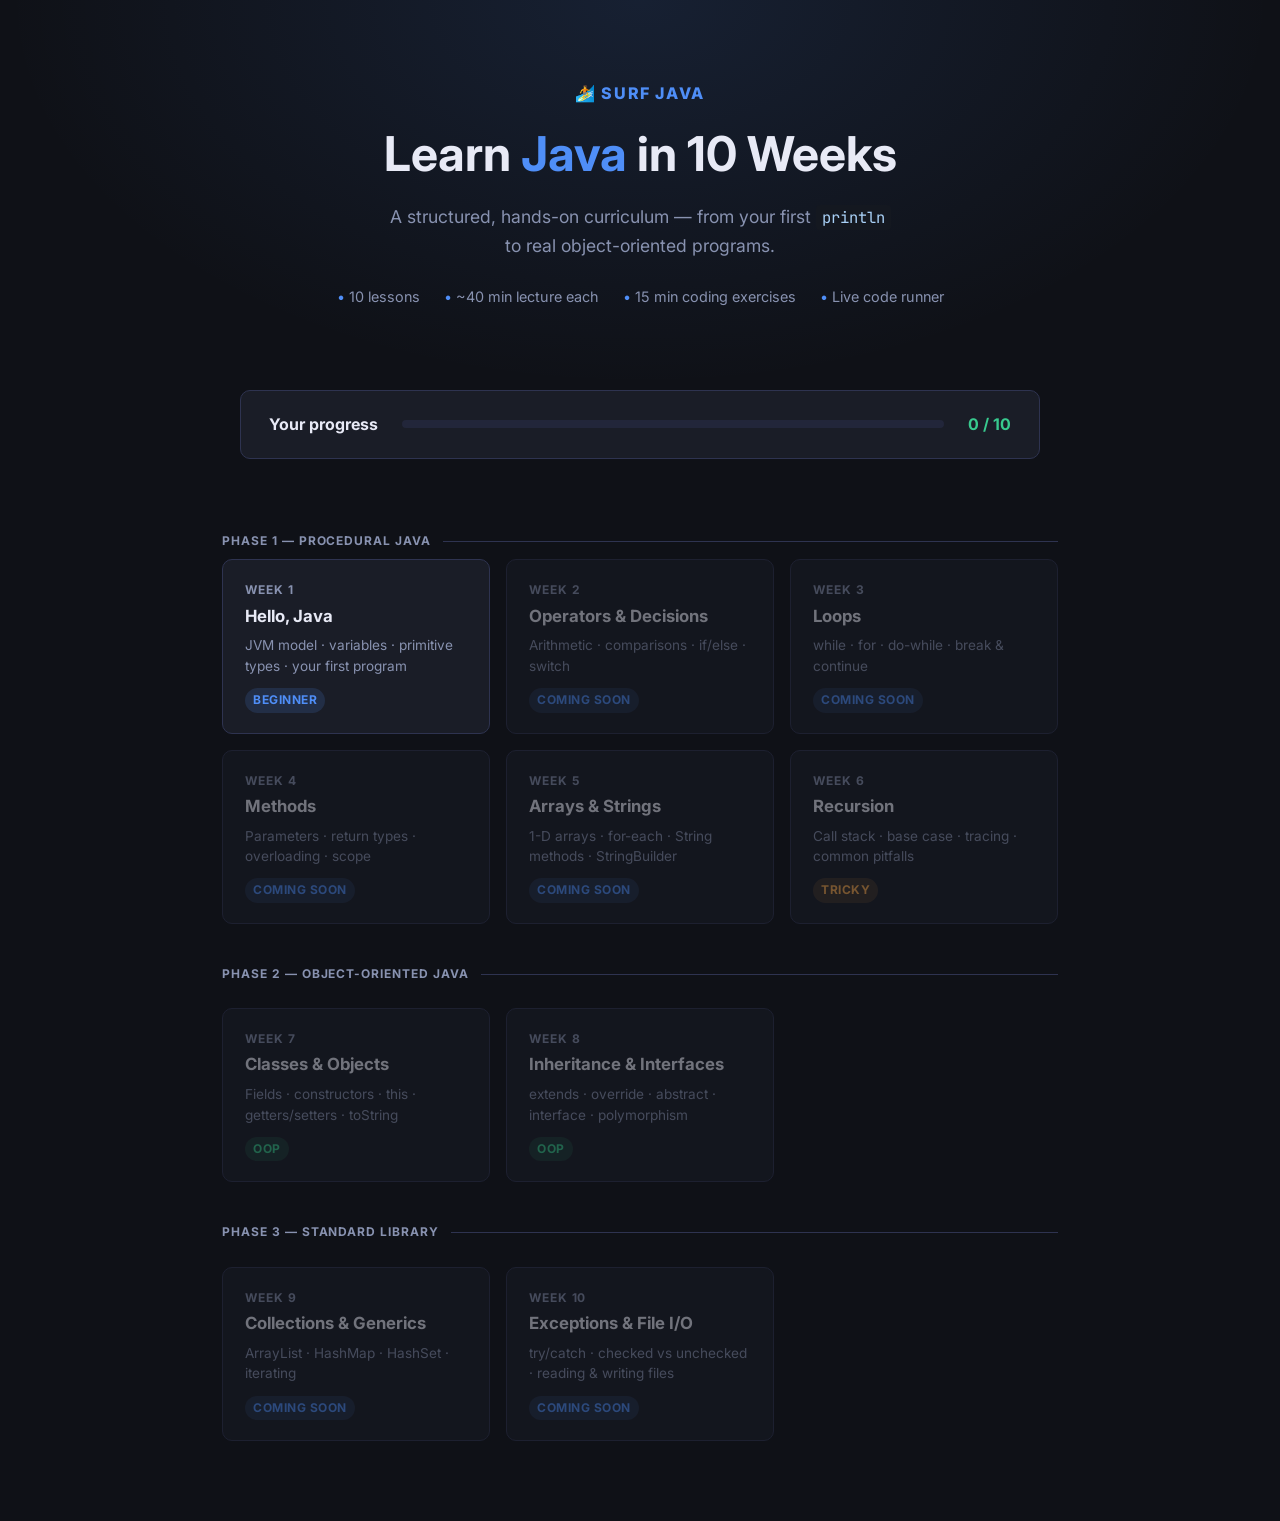
<file: index.html>
<!DOCTYPE html>
<html lang="en">
<head>
  <meta charset="UTF-8" />
  <meta name="viewport" content="width=device-width, initial-scale=1.0" />
  <title>Surf Java — Learn Java in 10 Weeks</title>
  <link rel="preconnect" href="https://fonts.googleapis.com" />
  <link rel="preconnect" href="https://fonts.gstatic.com" crossorigin />
  <link href="https://fonts.googleapis.com/css2?family=Inter:wght@400;600;700;800&family=JetBrains+Mono:wght@400;600&display=swap" rel="stylesheet" />
  <link rel="stylesheet" href="styles/base.css" />
  <style>
    /* ── Hero ── */
    .hero {
      text-align: center;
      padding: 5rem 2rem 3rem;
      background: radial-gradient(ellipse at 50% 0%, rgba(79,142,247,0.12) 0%, transparent 70%);
    }
    .hero .logo {
      font-size: 1rem;
      font-weight: 800;
      color: var(--accent);
      letter-spacing: 0.1em;
      text-transform: uppercase;
      margin-bottom: 1rem;
    }
    .hero h1 { font-size: 3rem; margin-bottom: 1rem; }
    .hero h1 span { color: var(--accent); }
    .hero p {
      color: var(--text-muted);
      font-size: 1.1rem;
      max-width: 520px;
      margin: 0 auto 1.5rem;
    }
    .hero-meta {
      display: flex;
      gap: 1.5rem;
      justify-content: center;
      flex-wrap: wrap;
      font-size: 0.9rem;
      color: var(--text-muted);
      margin-bottom: 2rem;
    }
    .hero-meta span::before {
      content: '• ';
      color: var(--accent);
    }

    /* ── Progress banner ── */
    .progress-banner {
      max-width: 800px;
      margin: 0 auto 3rem;
      background: var(--surface);
      border: 1px solid var(--border);
      border-radius: var(--radius);
      padding: 1.25rem 1.75rem;
      display: flex;
      align-items: center;
      gap: 1.5rem;
    }
    .progress-banner .progress-label { font-weight: 700; white-space: nowrap; }
    .progress-track {
      flex: 1;
      height: 8px;
      background: var(--surface2);
      border-radius: 4px;
      overflow: hidden;
    }
    .progress-fill {
      height: 100%;
      background: var(--accent2);
      border-radius: 4px;
      transition: width 0.4s ease;
    }
    .progress-pct { font-weight: 700; color: var(--accent2); white-space: nowrap; }

    /* ── Curriculum grid ── */
    .curriculum {
      max-width: 900px;
      margin: 0 auto;
      padding: 0 2rem 5rem;
    }
    .curriculum h2 {
      font-size: 1.4rem;
      margin-bottom: 1.5rem;
    }
    .week-grid {
      display: grid;
      grid-template-columns: repeat(auto-fill, minmax(260px, 1fr));
      gap: 1rem;
    }
    .week-card {
      background: var(--surface);
      border: 1px solid var(--border);
      border-radius: var(--radius);
      padding: 1.25rem 1.4rem;
      text-decoration: none;
      color: var(--text);
      transition: border-color 0.2s, transform 0.15s;
      display: block;
      position: relative;
      overflow: hidden;
    }
    .week-card:hover {
      border-color: var(--accent);
      transform: translateY(-2px);
      text-decoration: none;
    }
    .week-card.done { border-color: var(--accent2); }
    .week-card.done::after {
      content: '✓';
      position: absolute;
      top: 0.9rem; right: 1rem;
      color: var(--accent2);
      font-weight: 800;
      font-size: 1rem;
    }
    .week-card .week-num {
      font-size: 0.75rem;
      font-weight: 700;
      color: var(--text-muted);
      text-transform: uppercase;
      letter-spacing: 0.07em;
      margin-bottom: 0.3rem;
    }
    .week-card h3 { font-size: 1.05rem; margin-bottom: 0.5rem; }
    .week-card .topics {
      font-size: 0.85rem;
      color: var(--text-muted);
      line-height: 1.5;
    }
    .week-card .card-tags {
      margin-top: 0.75rem;
      display: flex;
      gap: 0.4rem;
      flex-wrap: wrap;
    }
    .coming-soon {
      opacity: 0.45;
      cursor: default;
    }
    .coming-soon:hover {
      border-color: var(--border);
      transform: none;
    }

    /* ── Phase labels ── */
    .phase-label {
      font-size: 0.75rem;
      font-weight: 700;
      letter-spacing: 0.08em;
      text-transform: uppercase;
      color: var(--text-muted);
      padding: 1.5rem 0 0.5rem;
      display: flex;
      align-items: center;
      gap: 0.75rem;
    }
    .phase-label::after {
      content: '';
      flex: 1;
      height: 1px;
      background: var(--border);
    }
  </style>
</head>
<body>

<header class="hero">
  <div class="logo">🏄 Surf Java</div>
  <h1>Learn <span>Java</span> in 10 Weeks</h1>
  <p>A structured, hands-on curriculum — from your first <code>println</code> to real object-oriented programs.</p>
  <div class="hero-meta">
    <span>10 lessons</span>
    <span>~40 min lecture each</span>
    <span>15 min coding exercises</span>
    <span>Live code runner</span>
  </div>
</header>

<div class="curriculum">

  <div class="progress-banner" id="progress-banner">
    <span class="progress-label">Your progress</span>
    <div class="progress-track"><div class="progress-fill" id="progress-fill" style="width:0%"></div></div>
    <span class="progress-pct" id="progress-pct">0 / 10</span>
  </div>

  <!-- Phase 1 -->
  <p class="phase-label">Phase 1 — Procedural Java</p>
  <div class="week-grid" id="week-grid">

    <a class="week-card" href="lessons/week01.html" data-week="1">
      <div class="week-num">Week 1</div>
      <h3>Hello, Java</h3>
      <p class="topics">JVM model · variables · primitive types · your first program</p>
      <div class="card-tags"><span class="tag tag-blue">Beginner</span></div>
    </a>

    <a class="week-card coming-soon" href="#" data-week="2">
      <div class="week-num">Week 2</div>
      <h3>Operators &amp; Decisions</h3>
      <p class="topics">Arithmetic · comparisons · if/else · switch</p>
      <div class="card-tags"><span class="tag tag-blue">Coming soon</span></div>
    </a>

    <a class="week-card coming-soon" href="#" data-week="3">
      <div class="week-num">Week 3</div>
      <h3>Loops</h3>
      <p class="topics">while · for · do-while · break &amp; continue</p>
      <div class="card-tags"><span class="tag tag-blue">Coming soon</span></div>
    </a>

    <a class="week-card coming-soon" href="#" data-week="4">
      <div class="week-num">Week 4</div>
      <h3>Methods</h3>
      <p class="topics">Parameters · return types · overloading · scope</p>
      <div class="card-tags"><span class="tag tag-blue">Coming soon</span></div>
    </a>

    <a class="week-card coming-soon" href="#" data-week="5">
      <div class="week-num">Week 5</div>
      <h3>Arrays &amp; Strings</h3>
      <p class="topics">1-D arrays · for-each · String methods · StringBuilder</p>
      <div class="card-tags"><span class="tag tag-blue">Coming soon</span></div>
    </a>

    <a class="week-card coming-soon" href="#" data-week="6">
      <div class="week-num">Week 6</div>
      <h3>Recursion</h3>
      <p class="topics">Call stack · base case · tracing · common pitfalls</p>
      <div class="card-tags"><span class="tag tag-warn">Tricky</span></div>
    </a>

    <!-- Phase 2 -->
    <p class="phase-label" style="grid-column:1/-1">Phase 2 — Object-Oriented Java</p>

    <a class="week-card coming-soon" href="#" data-week="7">
      <div class="week-num">Week 7</div>
      <h3>Classes &amp; Objects</h3>
      <p class="topics">Fields · constructors · this · getters/setters · toString</p>
      <div class="card-tags"><span class="tag tag-green">OOP</span></div>
    </a>

    <a class="week-card coming-soon" href="#" data-week="8">
      <div class="week-num">Week 8</div>
      <h3>Inheritance &amp; Interfaces</h3>
      <p class="topics">extends · override · abstract · interface · polymorphism</p>
      <div class="card-tags"><span class="tag tag-green">OOP</span></div>
    </a>

    <!-- Phase 3 -->
    <p class="phase-label" style="grid-column:1/-1">Phase 3 — Standard Library</p>

    <a class="week-card coming-soon" href="#" data-week="9">
      <div class="week-num">Week 9</div>
      <h3>Collections &amp; Generics</h3>
      <p class="topics">ArrayList · HashMap · HashSet · iterating</p>
      <div class="card-tags"><span class="tag tag-blue">Coming soon</span></div>
    </a>

    <a class="week-card coming-soon" href="#" data-week="10">
      <div class="week-num">Week 10</div>
      <h3>Exceptions &amp; File I/O</h3>
      <p class="topics">try/catch · checked vs unchecked · reading &amp; writing files</p>
      <div class="card-tags"><span class="tag tag-blue">Coming soon</span></div>
    </a>

  </div>
</div>

<script src="scripts/progress.js"></script>
<script>
  const p = getProgress();
  const done = Object.values(p).filter(Boolean).length;
  document.getElementById('progress-fill').style.width = (done / 10 * 100) + '%';
  document.getElementById('progress-pct').textContent = `${done} / 10`;
  document.querySelectorAll('.week-card[data-week]').forEach(card => {
    if (p[card.dataset.week]) card.classList.add('done');
  });
</script>
</body>
</html>
</file>
<file: styles/base.css>
:root {
  --bg: #0f1117;
  --surface: #1a1d27;
  --surface2: #22263a;
  --border: #2e3350;
  --accent: #4f8ef7;
  --accent2: #38c98e;
  --warn: #f7a94f;
  --danger: #f76f6f;
  --text: #e8eaf6;
  --text-muted: #8892b0;
  --code-bg: #141820;
  --font-sans: 'Inter', system-ui, sans-serif;
  --font-mono: 'JetBrains Mono', 'Fira Code', monospace;
  --radius: 10px;
  --radius-sm: 6px;
}

*, *::before, *::after { box-sizing: border-box; margin: 0; padding: 0; }

html { font-size: 16px; scroll-behavior: smooth; }

body {
  background: var(--bg);
  color: var(--text);
  font-family: var(--font-sans);
  line-height: 1.7;
  min-height: 100vh;
}

a { color: var(--accent); text-decoration: none; }
a:hover { text-decoration: underline; }

h1, h2, h3, h4 { line-height: 1.3; font-weight: 700; }

code {
  font-family: var(--font-mono);
  background: var(--code-bg);
  padding: 2px 6px;
  border-radius: 4px;
  font-size: 0.88em;
  color: #a9d1f7;
}

pre {
  font-family: var(--font-mono);
  background: var(--code-bg);
  border: 1px solid var(--border);
  border-radius: var(--radius-sm);
  padding: 1rem 1.25rem;
  overflow-x: auto;
  font-size: 0.9rem;
  line-height: 1.6;
}

pre code {
  background: none;
  padding: 0;
  font-size: inherit;
  color: inherit;
}

button {
  font-family: var(--font-sans);
  cursor: pointer;
  border: none;
  border-radius: var(--radius-sm);
  font-size: 0.9rem;
  font-weight: 600;
  transition: opacity 0.15s, transform 0.1s;
}
button:hover { opacity: 0.85; }
button:active { transform: scale(0.97); }

.btn-primary {
  background: var(--accent);
  color: #fff;
  padding: 0.5rem 1.1rem;
}
.btn-secondary {
  background: var(--surface2);
  color: var(--text);
  border: 1px solid var(--border);
  padding: 0.5rem 1.1rem;
}
.btn-success {
  background: var(--accent2);
  color: #0f1117;
  padding: 0.5rem 1.1rem;
}

.tag {
  display: inline-block;
  font-size: 0.75rem;
  font-weight: 700;
  padding: 2px 8px;
  border-radius: 20px;
  text-transform: uppercase;
  letter-spacing: 0.04em;
}
.tag-blue  { background: rgba(79,142,247,0.15); color: var(--accent); }
.tag-green { background: rgba(56,201,142,0.15); color: var(--accent2); }
.tag-warn  { background: rgba(247,169,79,0.15);  color: var(--warn); }

::-webkit-scrollbar { width: 6px; height: 6px; }
::-webkit-scrollbar-track { background: var(--bg); }
::-webkit-scrollbar-thumb { background: var(--border); border-radius: 3px; }
</file>
